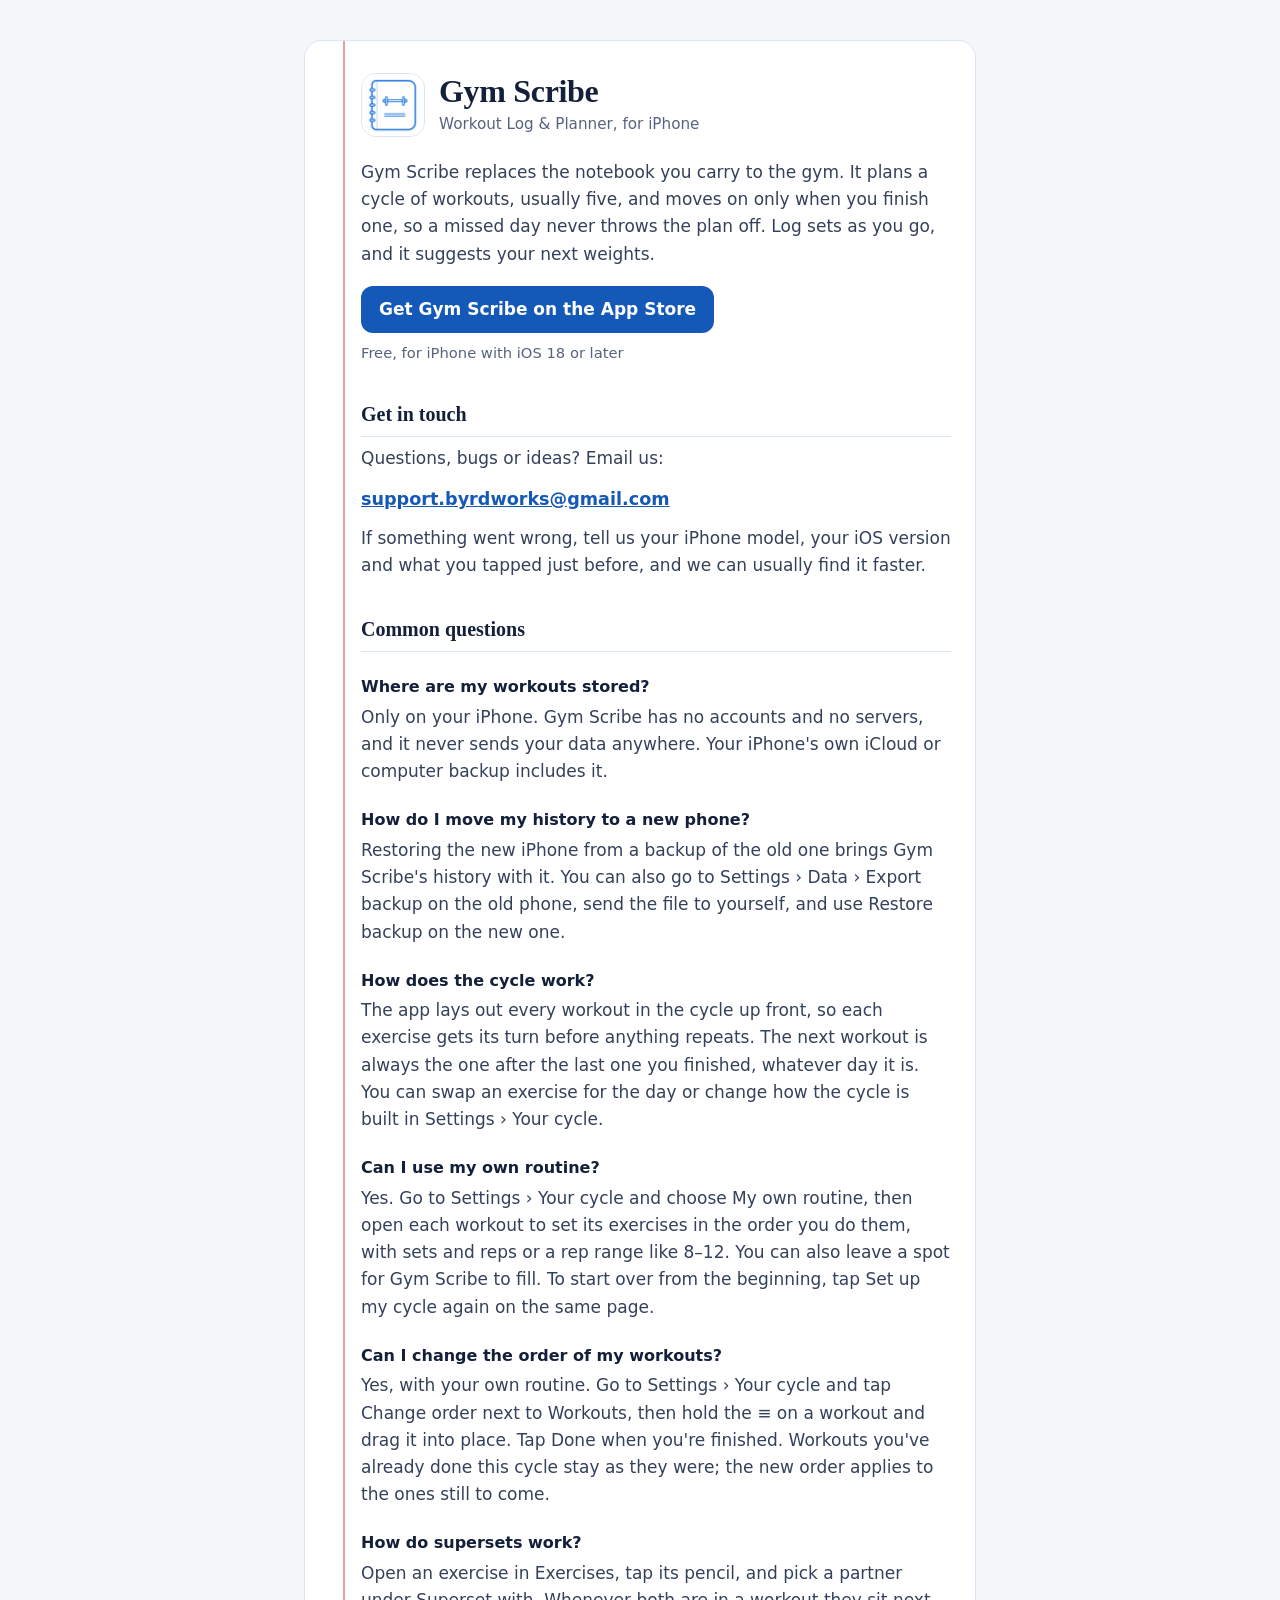
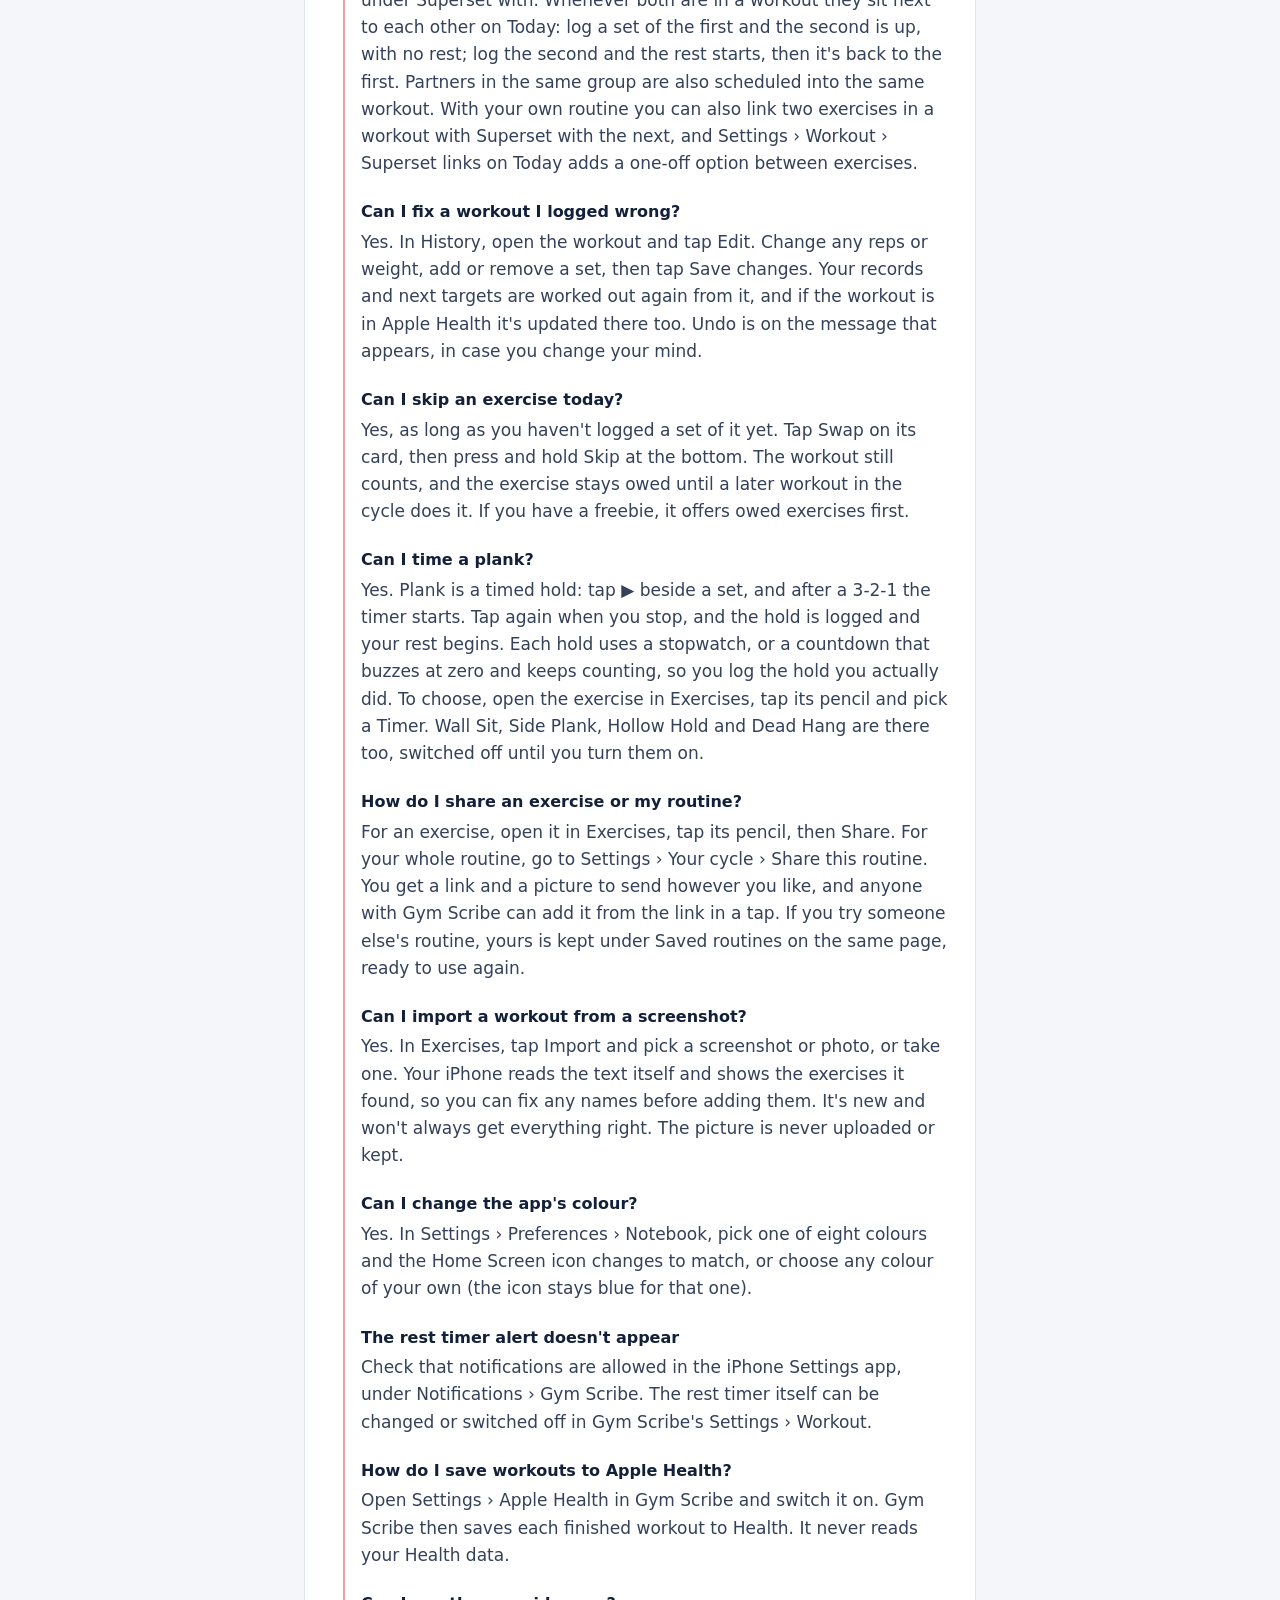
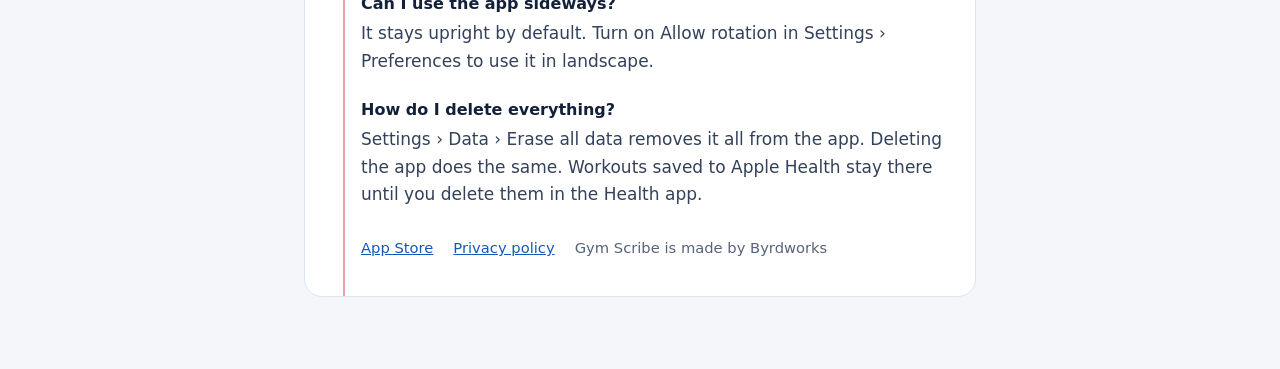
<file: index.html>
<!doctype html>
<html lang="en">
<head>
<meta charset="utf-8">
<meta name="viewport" content="width=device-width, initial-scale=1">
<meta name="description" content="Support for Gym Scribe, the free iPhone workout log that plans a rotating cycle for you.">
<title>Gym Scribe Support</title>
<link rel="icon" href="icon.png">
<link rel="apple-touch-icon" href="apple-touch-icon.png">
<link rel="stylesheet" href="site.css">
</head>
<body>
<main>
<div class="page">
  <header class="brand">
    <img src="icon.png" alt="">
    <div>
      <h1>Gym Scribe</h1>
      <p class="tagline">Workout Log &amp; Planner, for iPhone</p>
    </div>
  </header>

  <p>
    Gym Scribe replaces the notebook you carry to the gym. It plans a cycle of workouts,
    usually five, and moves on only when you finish one, so a missed day never throws the
    plan off. Log sets as you go, and it suggests your next weights.
  </p>

  <p class="get">
    <a class="store" href="https://apps.apple.com/us/app/gym-scribe-fitness-tracker/id6813229860">Get Gym Scribe on the App Store</a>
    <span>Free, for iPhone with iOS 18 or later</span>
  </p>

  <h2>Get in touch</h2>
  <p>Questions, bugs or ideas? Email us:</p>
  <p class="contact"><a href="mailto:support.byrdworks@gmail.com">support.byrdworks@gmail.com</a></p>
  <p>If something went wrong, tell us your iPhone model, your iOS version and what you tapped just before, and we can usually find it faster.</p>

  <h2>Common questions</h2>

  <h3>Where are my workouts stored?</h3>
  <p>Only on your iPhone. Gym Scribe has no accounts and no servers, and it never sends your data anywhere. Your iPhone's own iCloud or computer backup includes it.</p>

  <h3>How do I move my history to a new phone?</h3>
  <p>Restoring the new iPhone from a backup of the old one brings Gym Scribe's history with it. You can also go to Settings › Data › Export backup on the old phone, send the file to yourself, and use Restore backup on the new one.</p>

  <h3>How does the cycle work?</h3>
  <p>The app lays out every workout in the cycle up front, so each exercise gets its turn before anything repeats. The next workout is always the one after the last one you finished, whatever day it is. You can swap an exercise for the day or change how the cycle is built in Settings › Your cycle.</p>

  <h3>Can I use my own routine?</h3>
  <p>Yes. Go to Settings › Your cycle and choose My own routine, then open each workout to set its exercises in the order you do them, with sets and reps or a rep range like 8–12. You can also leave a spot for Gym Scribe to fill. To start over from the beginning, tap Set up my cycle again on the same page.</p>

  <h3>Can I change the order of my workouts?</h3>
  <p>Yes, with your own routine. Go to Settings › Your cycle and tap Change order next to Workouts, then hold the ≡ on a workout and drag it into place. Tap Done when you're finished. Workouts you've already done this cycle stay as they were; the new order applies to the ones still to come.</p>

  <h3>How do supersets work?</h3>
  <p>Open an exercise in Exercises, tap its pencil, and pick a partner under Superset with. Whenever both are in a workout they sit next to each other on Today: log a set of the first and the second is up, with no rest; log the second and the rest starts, then it's back to the first. Partners in the same group are also scheduled into the same workout. With your own routine you can also link two exercises in a workout with Superset with the next, and Settings › Workout › Superset links on Today adds a one-off option between exercises.</p>

  <h3>Can I fix a workout I logged wrong?</h3>
  <p>Yes. In History, open the workout and tap Edit. Change any reps or weight, add or remove a set, then tap Save changes. Your records and next targets are worked out again from it, and if the workout is in Apple Health it's updated there too. Undo is on the message that appears, in case you change your mind.</p>

  <h3>Can I skip an exercise today?</h3>
  <p>Yes, as long as you haven't logged a set of it yet. Tap Swap on its card, then press and hold Skip at the bottom. The workout still counts, and the exercise stays owed until a later workout in the cycle does it. If you have a freebie, it offers owed exercises first.</p>

  <h3>Can I time a plank?</h3>
  <p>Yes. Plank is a timed hold: tap ▶ beside a set, and after a 3-2-1 the timer starts. Tap again when you stop, and the hold is logged and your rest begins. Each hold uses a stopwatch, or a countdown that buzzes at zero and keeps counting, so you log the hold you actually did. To choose, open the exercise in Exercises, tap its pencil and pick a Timer. Wall Sit, Side Plank, Hollow Hold and Dead Hang are there too, switched off until you turn them on.</p>

  <h3>How do I share an exercise or my routine?</h3>
  <p>For an exercise, open it in Exercises, tap its pencil, then Share. For your whole routine, go to Settings › Your cycle › Share this routine. You get a link and a picture to send however you like, and anyone with Gym Scribe can add it from the link in a tap. If you try someone else's routine, yours is kept under Saved routines on the same page, ready to use again.</p>

  <h3>Can I import a workout from a screenshot?</h3>
  <p>Yes. In Exercises, tap Import and pick a screenshot or photo, or take one. Your iPhone reads the text itself and shows the exercises it found, so you can fix any names before adding them. It's new and won't always get everything right. The picture is never uploaded or kept.</p>

  <h3>Can I change the app's colour?</h3>
  <p>Yes. In Settings › Preferences › Notebook, pick one of eight colours and the Home Screen icon changes to match, or choose any colour of your own (the icon stays blue for that one).</p>

  <h3>The rest timer alert doesn't appear</h3>
  <p>Check that notifications are allowed in the iPhone Settings app, under Notifications › Gym Scribe. The rest timer itself can be changed or switched off in Gym Scribe's Settings › Workout.</p>

  <h3>How do I save workouts to Apple Health?</h3>
  <p>Open Settings › Apple Health in Gym Scribe and switch it on. Gym Scribe then saves each finished workout to Health. It never reads your Health data.</p>

  <h3>Can I use the app sideways?</h3>
  <p>It stays upright by default. Turn on Allow rotation in Settings › Preferences to use it in landscape.</p>

  <h3>How do I delete everything?</h3>
  <p>Settings › Data › Erase all data removes it all from the app. Deleting the app does the same. Workouts saved to Apple Health stay there until you delete them in the Health app.</p>

  <nav class="foot">
    <a href="https://apps.apple.com/us/app/gym-scribe-fitness-tracker/id6813229860">App Store</a>
    <a href="privacy.html">Privacy policy</a>
    <span>Gym Scribe is made by Byrdworks</span>
  </nav>
</div>
</main>
</body>
</html>
</file>
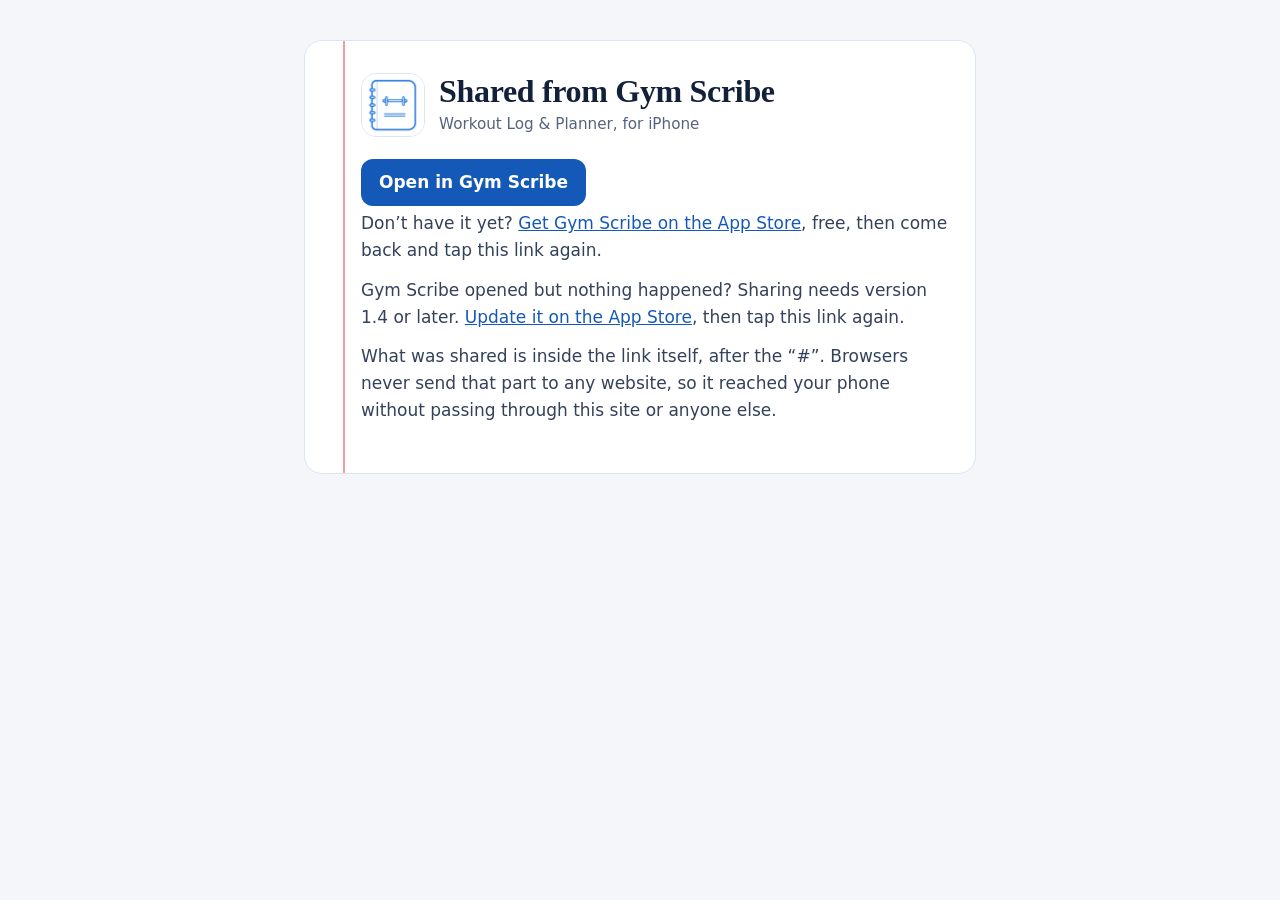
<file: add/index.html>
<!doctype html>
<html lang="en">
<head>
<meta charset="utf-8">
<meta name="viewport" content="width=device-width, initial-scale=1">
<meta name="robots" content="noindex">
<title>Shared from Gym Scribe</title>
<meta name="description" content="Tap to add it in Gym Scribe, the free workout log and planner for iPhone.">
<meta property="og:site_name" content="Gym Scribe">
<meta property="og:title" content="Shared from Gym Scribe">
<meta property="og:description" content="Tap to add it in Gym Scribe, free on the App Store.">
<meta property="og:image" content="https://byrdtanner.github.io/gymscribe/add/preview.png">
<meta property="og:image:width" content="1200">
<meta property="og:image:height" content="630">
<meta name="twitter:card" content="summary_large_image">
<link rel="icon" href="../icon.png">
<link rel="apple-touch-icon" href="../apple-touch-icon.png">
<link rel="stylesheet" href="../site.css">
</head>
<body>
<main>
<div class="page">
  <header class="brand">
    <img src="../icon.png" alt="">
    <div>
      <h1 id="what">Shared from Gym Scribe</h1>
      <p class="tagline" id="kind">Workout Log &amp; Planner, for iPhone</p>
    </div>
  </header>

  <p class="get">
    <a class="store" id="open" href="#">Open in Gym Scribe</a>
  </p>
  <p>
    Don’t have it yet? <a href="https://apps.apple.com/us/app/gym-scribe-fitness-tracker/id6813229860">Get Gym Scribe on the App Store</a>,
    free, then come back and tap this link again.
  </p>
  <p>
    Gym Scribe opened but nothing happened? Sharing needs version 1.4 or later.
    <a href="https://apps.apple.com/us/app/gym-scribe-fitness-tracker/id6813229860">Update it on the App Store</a>,
    then tap this link again.
  </p>
  <p class="small">
    What was shared is inside the link itself, after the “#”. Browsers never send that part to any
    website, so it reached your phone without passing through this site or anyone else.
  </p>
</div>
</main>
<script src="../add/add.js"></script>
</body>
</html>
</file>
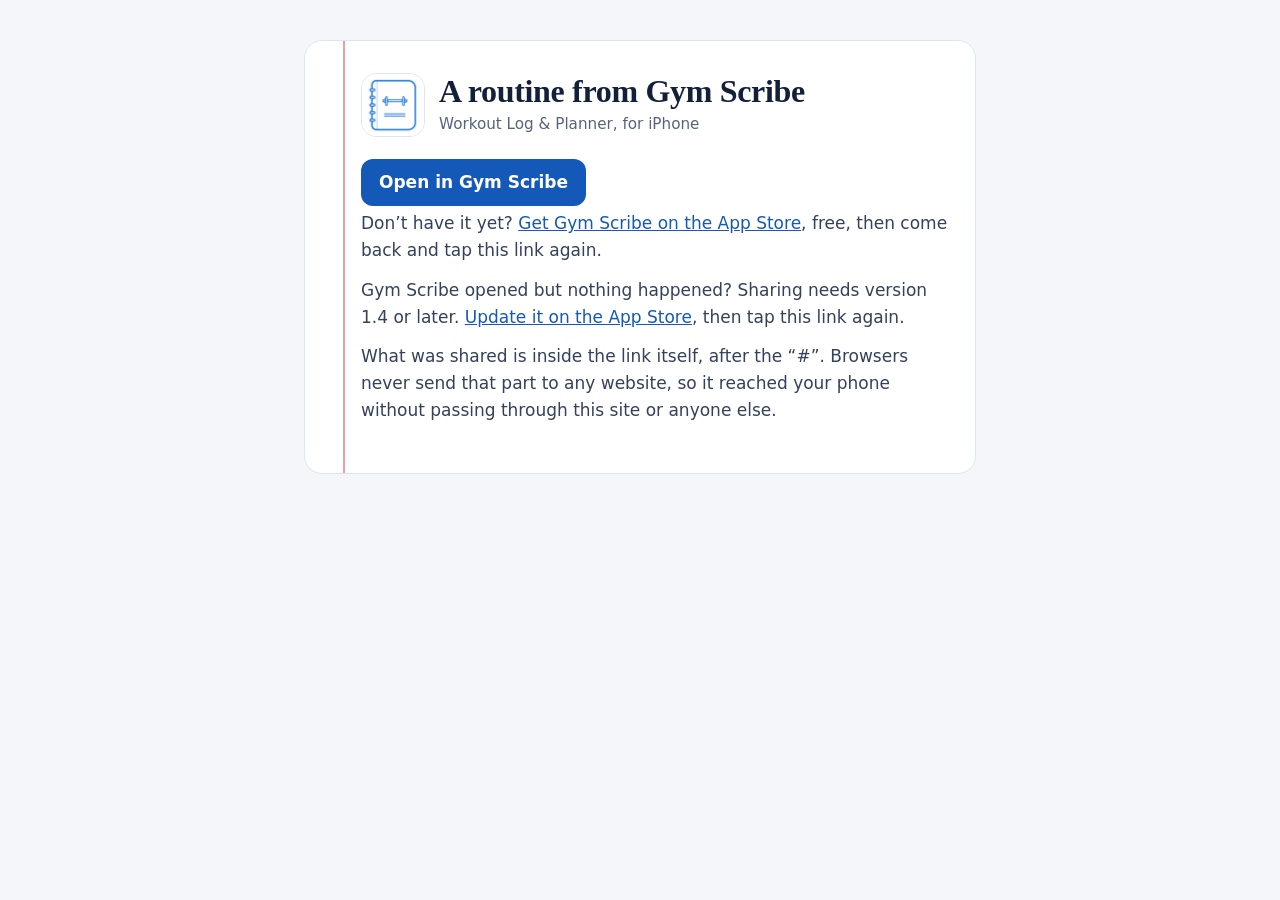
<file: add/r/index.html>
<!doctype html>
<html lang="en">
<head>
<meta charset="utf-8">
<meta name="viewport" content="width=device-width, initial-scale=1">
<meta name="robots" content="noindex">
<title>A routine from Gym Scribe</title>
<meta name="description" content="Tap to add it in Gym Scribe, the free workout log and planner for iPhone.">
<meta property="og:site_name" content="Gym Scribe">
<meta property="og:title" content="A routine from Gym Scribe">
<meta property="og:description" content="Tap to add it in Gym Scribe, free on the App Store.">
<meta property="og:image" content="https://byrdtanner.github.io/gymscribe/add/preview.png">
<meta property="og:image:width" content="1200">
<meta property="og:image:height" content="630">
<meta name="twitter:card" content="summary_large_image">
<link rel="icon" href="../../icon.png">
<link rel="apple-touch-icon" href="../../apple-touch-icon.png">
<link rel="stylesheet" href="../../site.css">
</head>
<body>
<main>
<div class="page">
  <header class="brand">
    <img src="../../icon.png" alt="">
    <div>
      <h1 id="what">A routine from Gym Scribe</h1>
      <p class="tagline" id="kind">Workout Log &amp; Planner, for iPhone</p>
    </div>
  </header>

  <p class="get">
    <a class="store" id="open" href="#">Open in Gym Scribe</a>
  </p>
  <p>
    Don’t have it yet? <a href="https://apps.apple.com/us/app/gym-scribe-fitness-tracker/id6813229860">Get Gym Scribe on the App Store</a>,
    free, then come back and tap this link again.
  </p>
  <p>
    Gym Scribe opened but nothing happened? Sharing needs version 1.4 or later.
    <a href="https://apps.apple.com/us/app/gym-scribe-fitness-tracker/id6813229860">Update it on the App Store</a>,
    then tap this link again.
  </p>
  <p class="small">
    What was shared is inside the link itself, after the “#”. Browsers never send that part to any
    website, so it reached your phone without passing through this site or anyone else.
  </p>
</div>
</main>
<script src="../../add/add.js"></script>
</body>
</html>
</file>
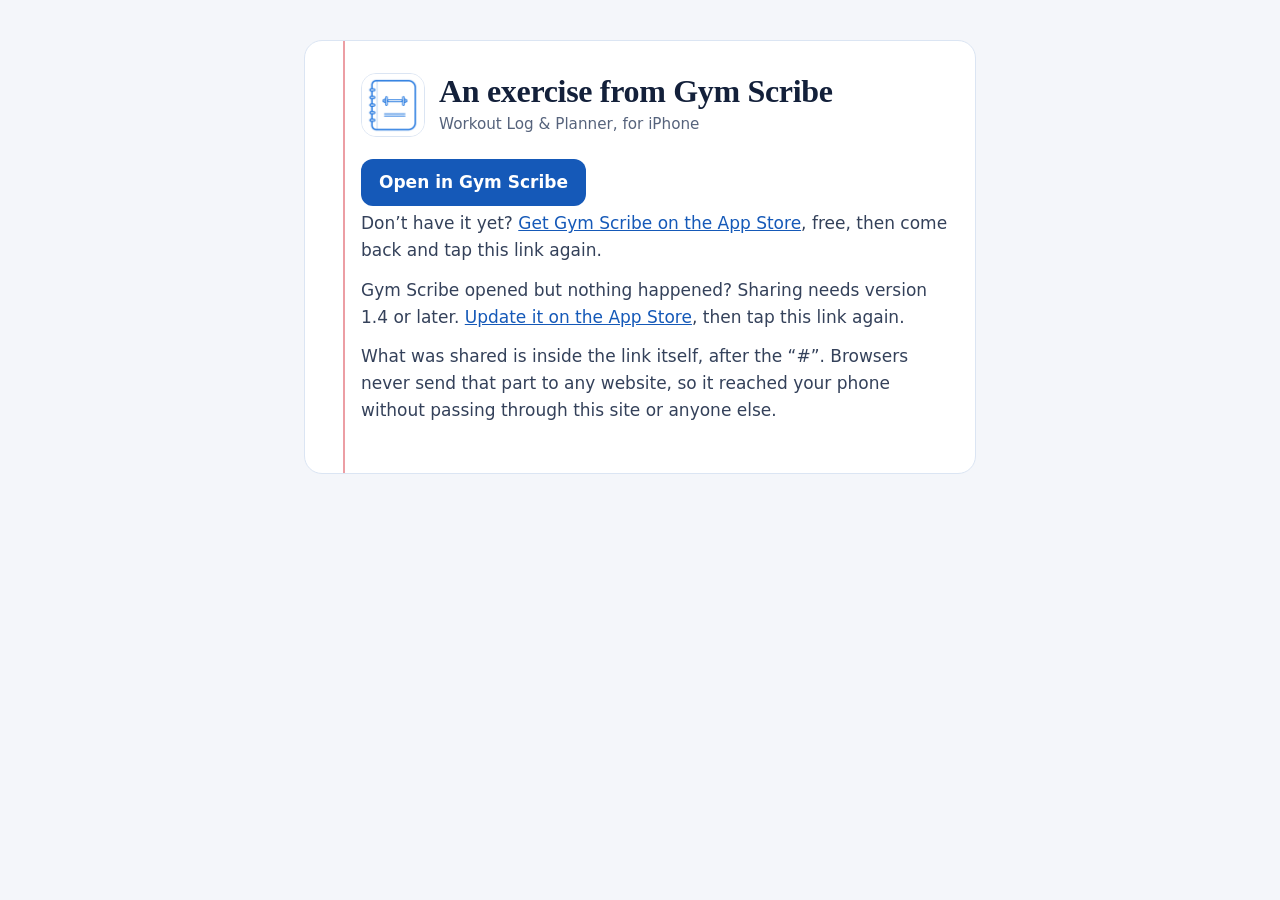
<file: add/x/index.html>
<!doctype html>
<html lang="en">
<head>
<meta charset="utf-8">
<meta name="viewport" content="width=device-width, initial-scale=1">
<meta name="robots" content="noindex">
<title>An exercise from Gym Scribe</title>
<meta name="description" content="Tap to add it in Gym Scribe, the free workout log and planner for iPhone.">
<meta property="og:site_name" content="Gym Scribe">
<meta property="og:title" content="An exercise from Gym Scribe">
<meta property="og:description" content="Tap to add it in Gym Scribe, free on the App Store.">
<meta property="og:image" content="https://byrdtanner.github.io/gymscribe/add/preview.png">
<meta property="og:image:width" content="1200">
<meta property="og:image:height" content="630">
<meta name="twitter:card" content="summary_large_image">
<link rel="icon" href="../../icon.png">
<link rel="apple-touch-icon" href="../../apple-touch-icon.png">
<link rel="stylesheet" href="../../site.css">
</head>
<body>
<main>
<div class="page">
  <header class="brand">
    <img src="../../icon.png" alt="">
    <div>
      <h1 id="what">An exercise from Gym Scribe</h1>
      <p class="tagline" id="kind">Workout Log &amp; Planner, for iPhone</p>
    </div>
  </header>

  <p class="get">
    <a class="store" id="open" href="#">Open in Gym Scribe</a>
  </p>
  <p>
    Don’t have it yet? <a href="https://apps.apple.com/us/app/gym-scribe-fitness-tracker/id6813229860">Get Gym Scribe on the App Store</a>,
    free, then come back and tap this link again.
  </p>
  <p>
    Gym Scribe opened but nothing happened? Sharing needs version 1.4 or later.
    <a href="https://apps.apple.com/us/app/gym-scribe-fitness-tracker/id6813229860">Update it on the App Store</a>,
    then tap this link again.
  </p>
  <p class="small">
    What was shared is inside the link itself, after the “#”. Browsers never send that part to any
    website, so it reached your phone without passing through this site or anyone else.
  </p>
</div>
</main>
<script src="../../add/add.js"></script>
</body>
</html>
</file>
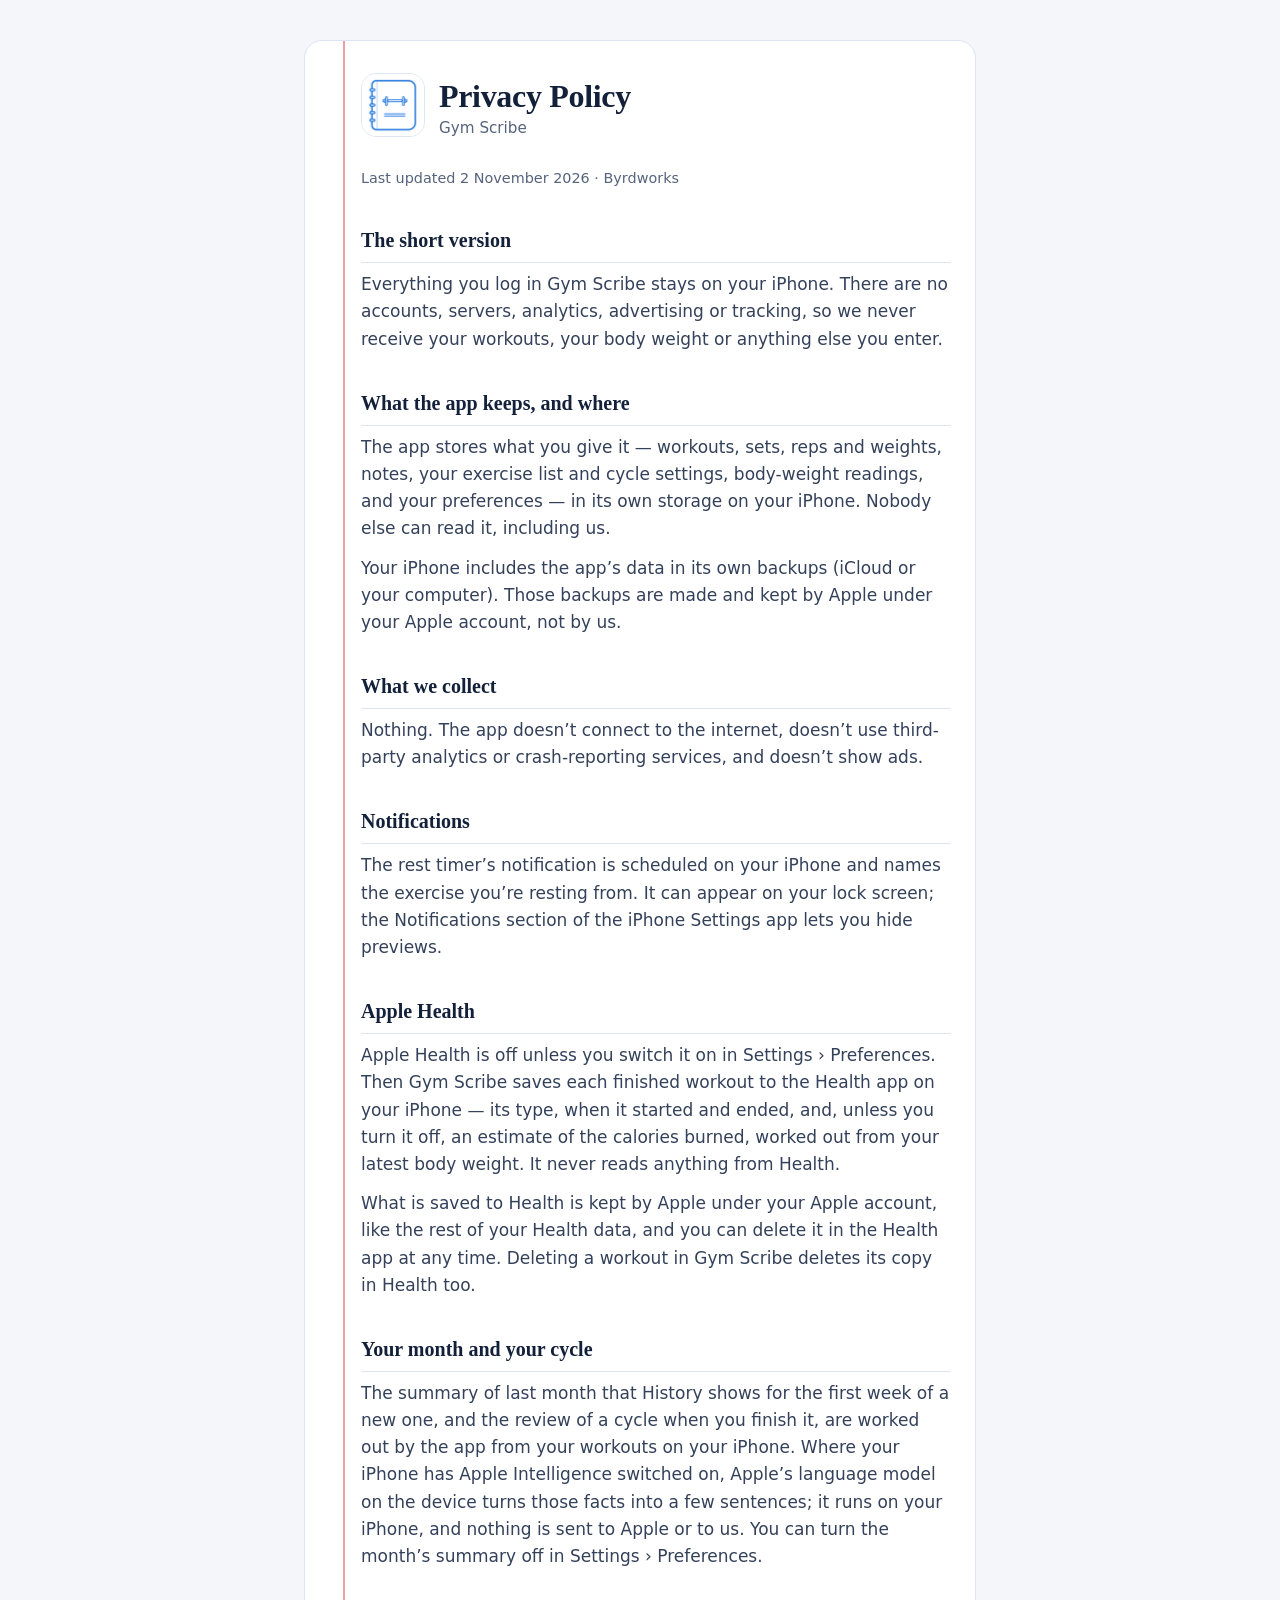
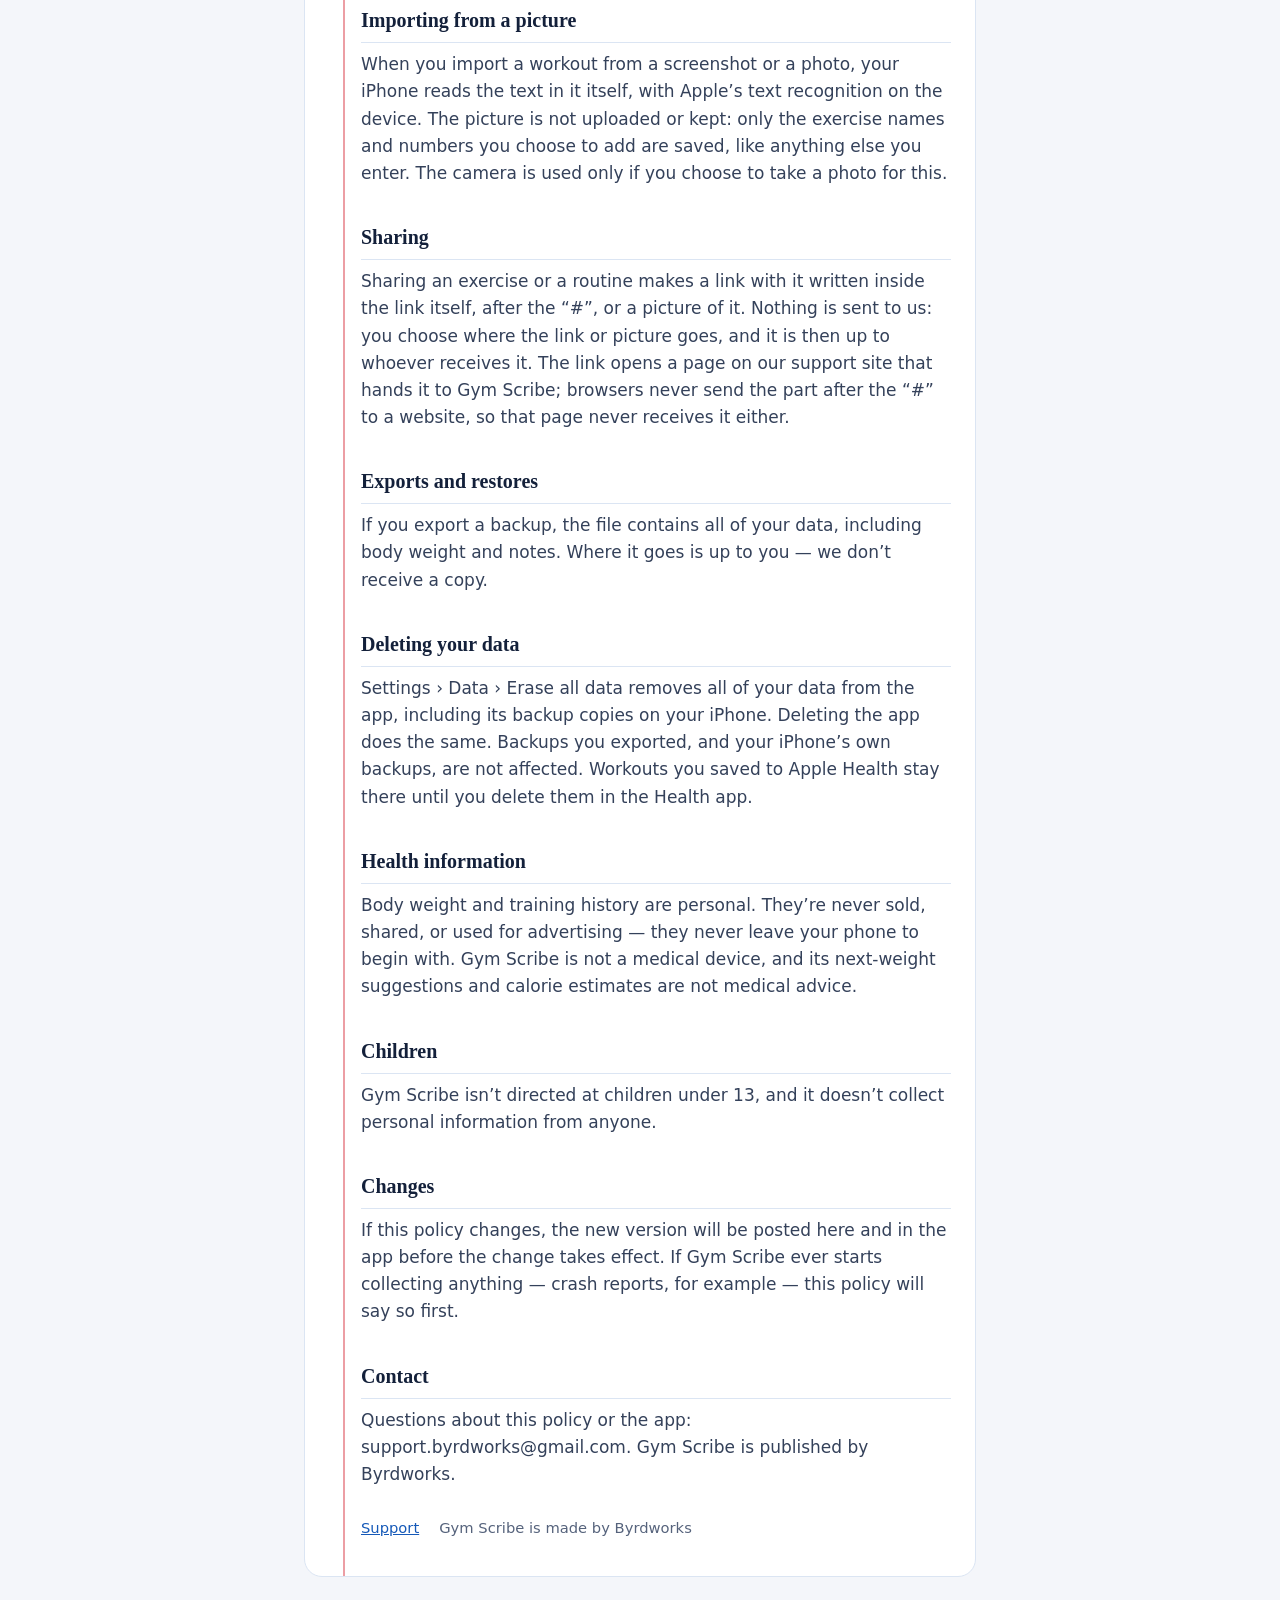
<file: privacy.html>
<!doctype html>
<html lang="en">
<head>
<meta charset="utf-8">
<meta name="viewport" content="width=device-width, initial-scale=1">
<title>Gym Scribe Privacy Policy</title>
<link rel="icon" href="icon.png">
<link rel="apple-touch-icon" href="apple-touch-icon.png">
<link rel="stylesheet" href="site.css">
</head>
<body>
<main>
<div class="page">
  <header class="brand">
    <a href="./"><img src="icon.png" alt="Gym Scribe support"></a>
    <div>
      <h1>Privacy Policy</h1>
      <p class="tagline">Gym Scribe</p>
    </div>
  </header>
  <p class="updated" id="updated"></p>
  <div id="policy"></div>
  <noscript><p>This page needs JavaScript to show the policy. The short version: everything you log stays on your iPhone, and we collect nothing. Questions: support.byrdworks@gmail.com</p></noscript>
  <nav class="foot">
    <a href="./">Support</a>
    <span>Gym Scribe is made by Byrdworks</span>
  </nav>
</div>
</main>
<script src="policy.js"></script>
<script>
  (function () {
    var policy = window.GT.policy;
    document.getElementById('updated').textContent = 'Last updated ' + policy.updated + ' · ' + policy.publisher;
    var host = document.getElementById('policy');
    policy.sections.forEach(function (section) {
      var h = document.createElement('h2');
      h.textContent = section.title;
      host.appendChild(h);
      section.paragraphs.forEach(function (text) {
        var p = document.createElement('p');
        p.textContent = text;
        host.appendChild(p);
      });
    });
  })();
</script>
</body>
</html>
</file>
<file: site.css>
/* Gym Scribe's own "Ruled" look: ink on paper, the app's tokens. */
:root {
  color-scheme: light dark;
  --bg: #f4f6fa; --surface: #ffffff; --text: #13203a; --text-2: #34415a; --muted: #56637c;
  --accent: #1559b8; --on-accent: #ffffff; --rule: #dbe5f3; --margin: #ec9ea4;
  --font-head: ui-serif, "New York", Georgia, "Times New Roman", serif;
}
@media (prefers-color-scheme: dark) {
  :root {
    --bg: #0b111c; --surface: #121a28; --text: #eef2f8; --text-2: #c5cedd; --muted: #8e9bb2;
    --accent: #6aa8ff; --on-accent: #0b111c; --rule: #223049; --margin: #8a4a52;
  }
}
* { box-sizing: border-box; }
body { margin: 0; background: var(--bg); color: var(--text);
  font: 17px/1.6 -apple-system, BlinkMacSystemFont, system-ui, "Segoe UI", sans-serif;
  -webkit-font-smoothing: antialiased; }
main { max-width: 44rem; margin: 0 auto; padding: 40px 16px 72px; }
.page { position: relative; background: var(--surface); border-radius: 18px;
  padding: 32px 24px 36px 56px; border: 1px solid var(--rule); }
.page::before { content: ""; position: absolute; top: 0; bottom: 0; left: 38px;
  width: 1.5px; background: var(--margin); }
header.brand { display: flex; align-items: center; gap: 14px; margin: 0 0 22px; }
header.brand img { width: 64px; height: 64px; border-radius: 15px; border: 1px solid var(--rule); }
header.brand a { color: inherit; text-decoration: none; }
h1, h2 { font-family: var(--font-head); text-wrap: balance; }
h1 { font-size: 2rem; line-height: 1.15; letter-spacing: -0.01em; margin: 0; }
.tagline { margin: 2px 0 0; color: var(--muted); font-size: 0.95rem; }
h2 { font-size: 1.25rem; margin: 34px 0 8px; padding-bottom: 6px; border-bottom: 1px solid var(--rule); }
h3 { font-size: 1rem; margin: 22px 0 4px; }
p { margin: 0 0 12px; color: var(--text-2); max-width: 64ch; }
a { color: var(--accent); }
a:focus-visible { outline: 2px solid var(--accent); outline-offset: 2px; border-radius: 3px; }
.contact { font-size: 1.1rem; font-weight: 600; }
.get { display: flex; align-items: center; flex-wrap: wrap; gap: 8px 14px; margin: 18px 0 4px; }
.get span { color: var(--muted); font-size: 0.92rem; }
a.store { display: inline-block; padding: 10px 18px; border-radius: 12px; background: var(--accent);
  color: var(--on-accent); font-weight: 600; text-decoration: none; }
a.store:hover { filter: brightness(1.08); }
.updated { color: var(--muted); font-size: 0.9rem; }
nav.foot { margin-top: 28px; display: flex; gap: 20px; flex-wrap: wrap; font-size: 0.92rem; color: var(--muted); }
@media (max-width: 480px) {
  .page { padding: 26px 18px 30px 40px; }
  .page::before { left: 26px; }
  h1 { font-size: 1.7rem; }
}
</file>
